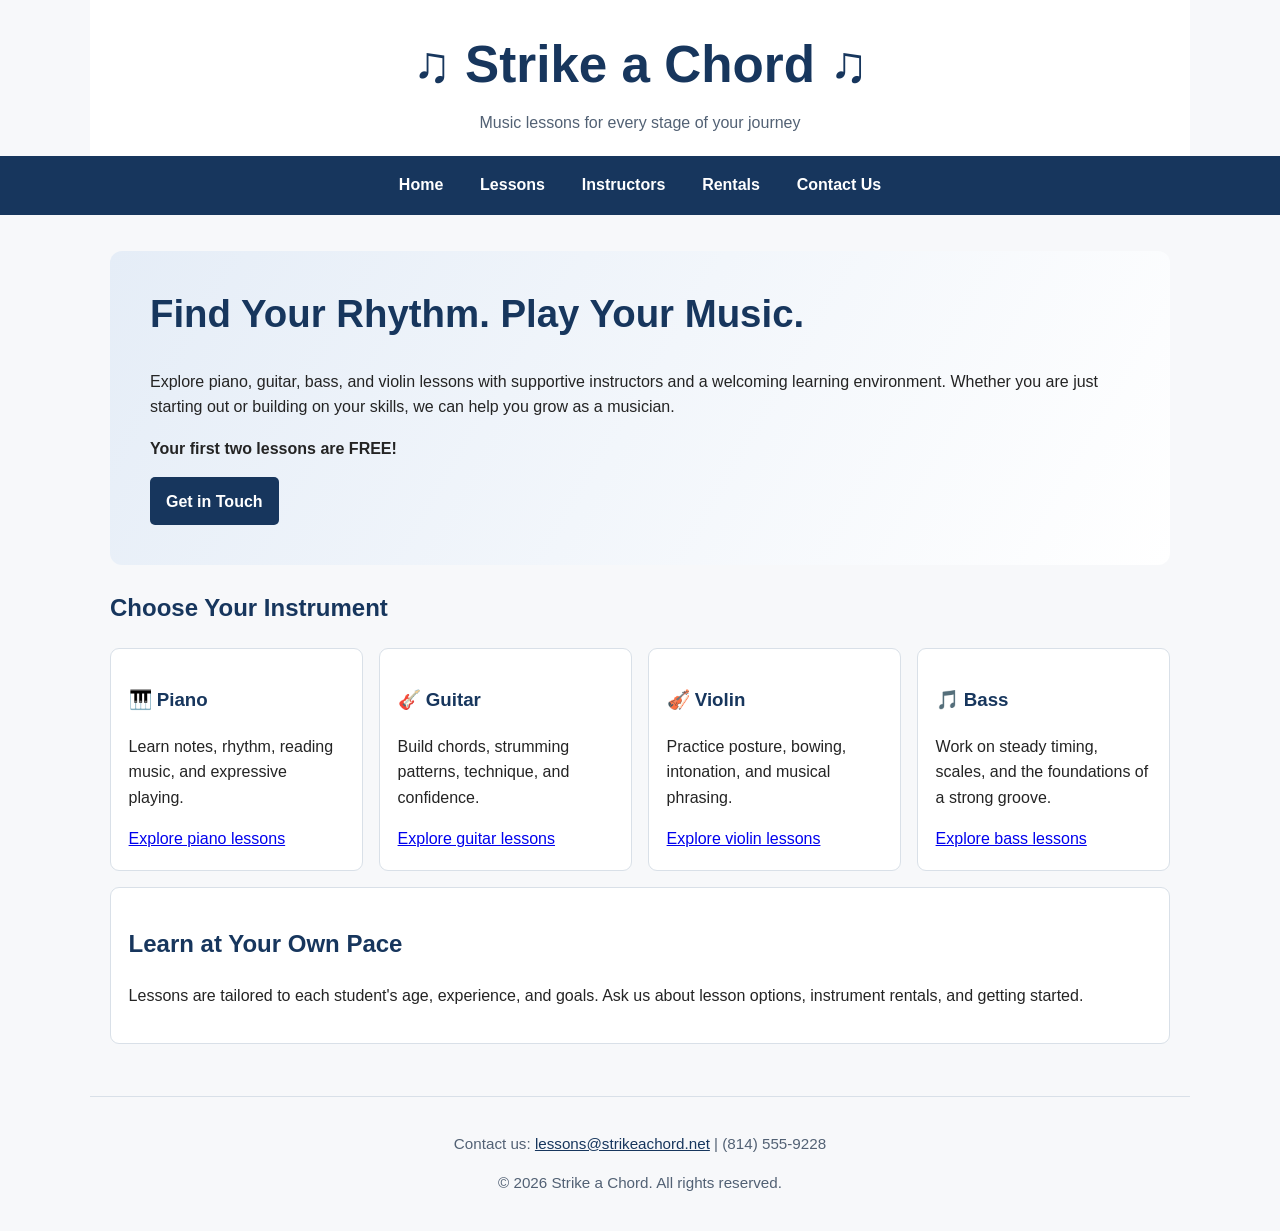
<file: index.html>
<!DOCTYPE html>
<html lang="en">
<head>
  <meta charset="utf-8">
  <meta name="viewport" content="width=device-width, initial-scale=1">
  <title>Strike a Chord: Home</title>
  <link rel="stylesheet" href="css/styles.css">
  <script src="scripts/script.js" defer></script>
</head>
<body>
  <a class="skip-link" href="#main-content">Skip to main content</a>
  <!-- Mobile navigation menu -->
  <nav class="mobile-nav" aria-label="Mobile navigation">
    <span>Strike a Chord</span>
    <button id="menu-button" type="button" onclick="hamburger()" aria-controls="menu-links" aria-expanded="false">Menu ☰</button>
  </nav>
  <nav id="menu-links" aria-label="Mobile menu">
    <a href="index.html">Home</a><a href="lessons.html">Lessons</a><a href="instructors.html">Instructors</a><a href="rentals.html">Rentals</a><a href="contact.html">Contact Us</a>
  </nav>
  <header><h1>♫ Strike a Chord ♫</h1><p>Music lessons for every stage of your journey</p></header>
  <nav class="desktop-nav" aria-label="Main navigation">
    <a href="index.html">Home</a><a href="lessons.html">Lessons</a><a href="instructors.html">Instructors</a><a href="rentals.html">Rentals</a><a href="contact.html">Contact Us</a>
  </nav>
  <main id="main-content">
<section class="hero"><h2>Find Your Rhythm. Play Your Music.</h2>
<p>Explore piano, guitar, bass, and violin lessons with supportive instructors and a welcoming learning environment. Whether you are just starting out or building on your skills, we can help you grow as a musician.</p>
<p><strong>Your first two lessons are FREE!</strong></p><a class="button-link" href="contact.html">Get in Touch</a></section>
<h2>Choose Your Instrument</h2><section class="cards">
<article class="card"><h3>🎹 Piano</h3><p>Learn notes, rhythm, reading music, and expressive playing.</p><a href="lessons.html#piano">Explore piano lessons</a></article>
<article class="card"><h3>🎸 Guitar</h3><p>Build chords, strumming patterns, technique, and confidence.</p><a href="lessons.html#guitar">Explore guitar lessons</a></article>
<article class="card"><h3>🎻 Violin</h3><p>Practice posture, bowing, intonation, and musical phrasing.</p><a href="lessons.html#violin">Explore violin lessons</a></article>
<article class="card"><h3>🎵 Bass</h3><p>Work on steady timing, scales, and the foundations of a strong groove.</p><a href="lessons.html#bass">Explore bass lessons</a></article></section>
<section class="lesson-section"><h2>Learn at Your Own Pace</h2><p>Lessons are tailored to each student's age, experience, and goals. Ask us about lesson options, instrument rentals, and getting started.</p></section>
</main>
  <footer>
    <p>Contact us: <a href="mailto:lessons@strikeachord.net">lessons@strikeachord.net</a> | (814) 555-9228</p>
    <p>&copy; 2026 Strike a Chord. All rights reserved.</p>
  </footer>
</body>
</html>
</file>
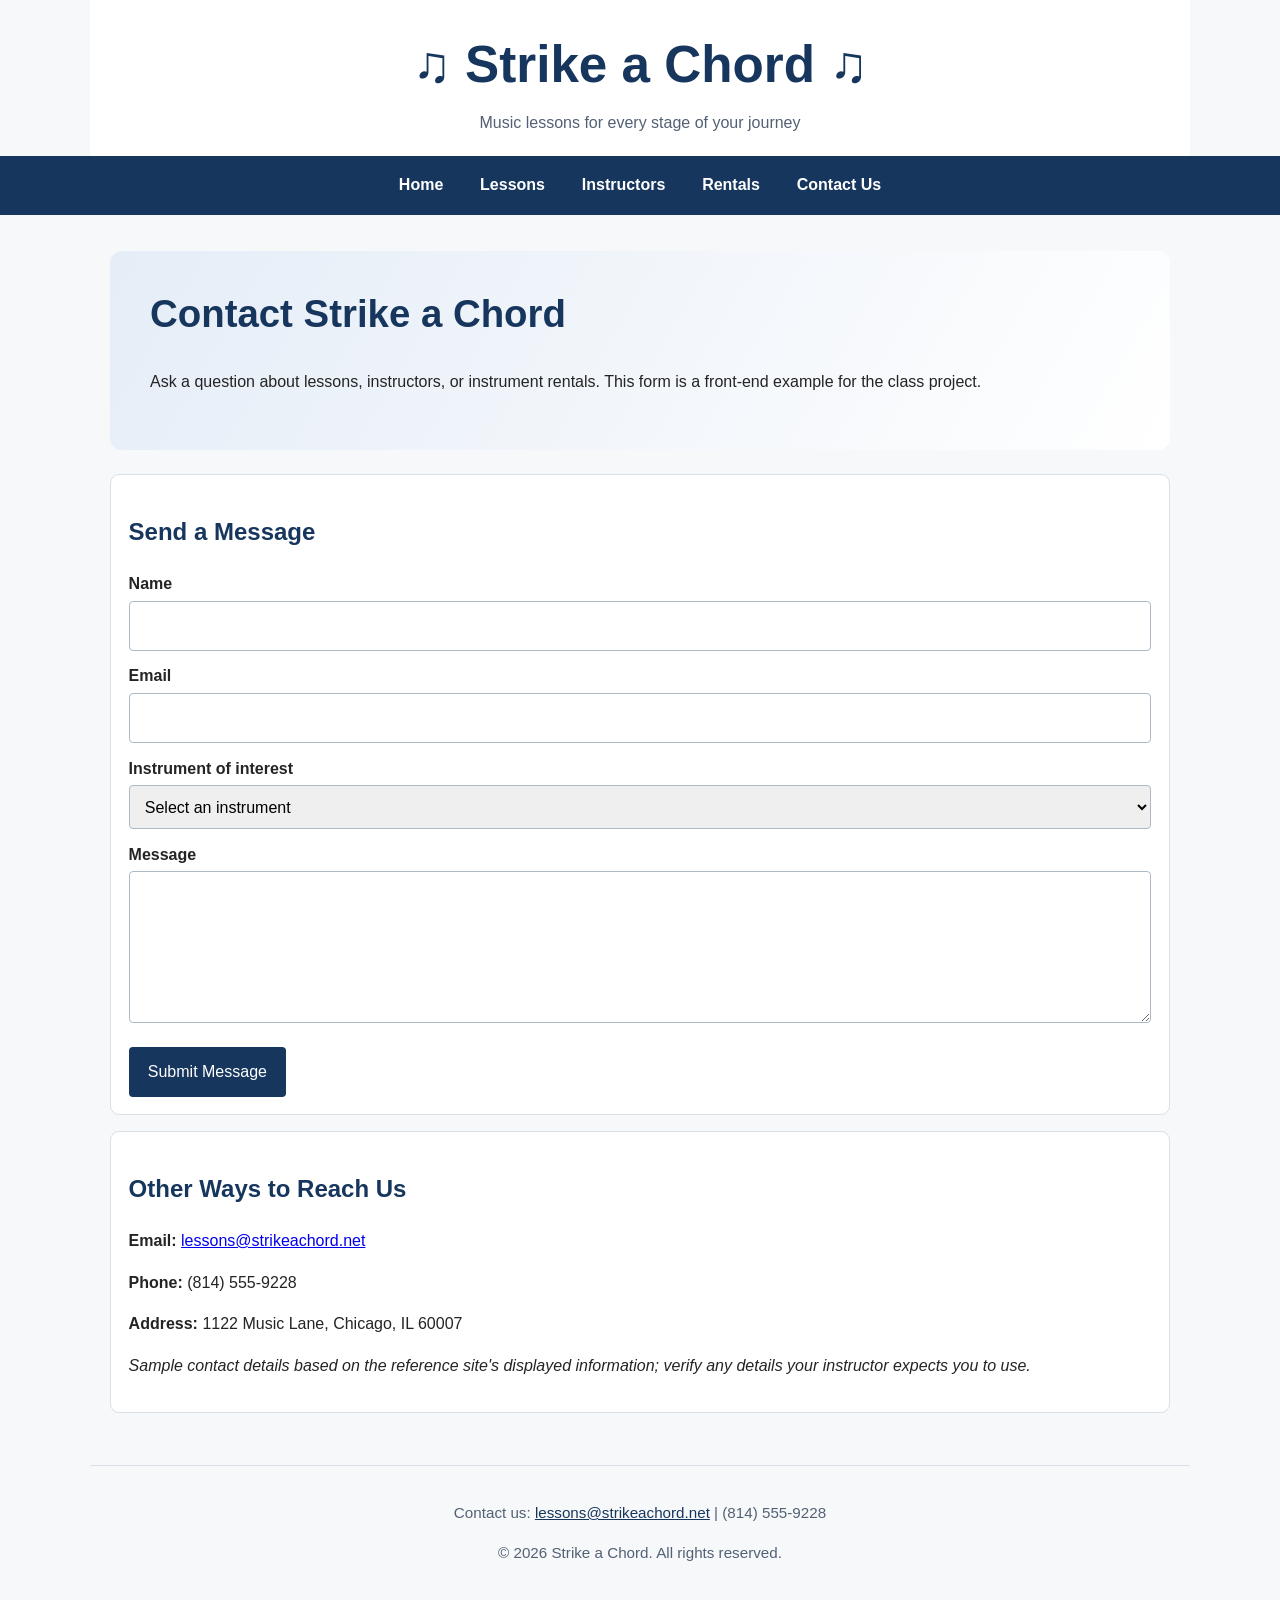
<file: contact.html>
<!DOCTYPE html>
<html lang="en">
<head>
  <meta charset="utf-8">
  <meta name="viewport" content="width=device-width, initial-scale=1">
  <title>Strike a Chord: Contact Us</title>
  <link rel="stylesheet" href="css/styles.css">
  <script src="scripts/script.js" defer></script>
</head>
<body>
  <a class="skip-link" href="#main-content">Skip to main content</a>
  <!-- Mobile navigation menu -->
  <nav class="mobile-nav" aria-label="Mobile navigation">
    <span>Strike a Chord</span>
    <button id="menu-button" type="button" onclick="hamburger()" aria-controls="menu-links" aria-expanded="false">Menu ☰</button>
  </nav>
  <nav id="menu-links" aria-label="Mobile menu">
    <a href="index.html">Home</a><a href="lessons.html">Lessons</a><a href="instructors.html">Instructors</a><a href="rentals.html">Rentals</a><a href="contact.html">Contact Us</a>
  </nav>
  <header><h1>♫ Strike a Chord ♫</h1><p>Music lessons for every stage of your journey</p></header>
  <nav class="desktop-nav" aria-label="Main navigation">
    <a href="index.html">Home</a><a href="lessons.html">Lessons</a><a href="instructors.html">Instructors</a><a href="rentals.html">Rentals</a><a href="contact.html">Contact Us</a>
  </nav>
  <main id="main-content">
<section class="hero"><h2>Contact Strike a Chord</h2><p>Ask a question about lessons, instructors, or instrument rentals. This form is a front-end example for the class project.</p></section>
<section class="form-panel"><h2>Send a Message</h2>
<form action="#" method="post" onsubmit="alert('This sample form is not connected to a server. Please use the email link below to contact us.'); return false;">
<label for="name">Name</label><input type="text" id="name" name="name" autocomplete="name" required>
<label for="email">Email</label><input type="email" id="email" name="email" autocomplete="email" required>
<label for="instrument">Instrument of interest</label><select id="instrument" name="instrument"><option value="">Select an instrument</option><option>Piano</option><option>Guitar</option><option>Violin</option><option>Bass</option><option>Other</option></select>
<label for="message">Message</label><textarea id="message" name="message" rows="5" required></textarea><input type="submit" value="Submit Message"></form></section>
<section class="lesson-section"><h2>Other Ways to Reach Us</h2><p><strong>Email:</strong> <a href="mailto:lessons@strikeachord.net">lessons@strikeachord.net</a></p><p><strong>Phone:</strong> (814) 555-9228</p><p><strong>Address:</strong> 1122 Music Lane, Chicago, IL 60007</p><p><em>Sample contact details based on the reference site's displayed information; verify any details your instructor expects you to use.</em></p></section>
</main>
  <footer>
    <p>Contact us: <a href="mailto:lessons@strikeachord.net">lessons@strikeachord.net</a> | (814) 555-9228</p>
    <p>&copy; 2026 Strike a Chord. All rights reserved.</p>
  </footer>
</body>
</html>
</file>
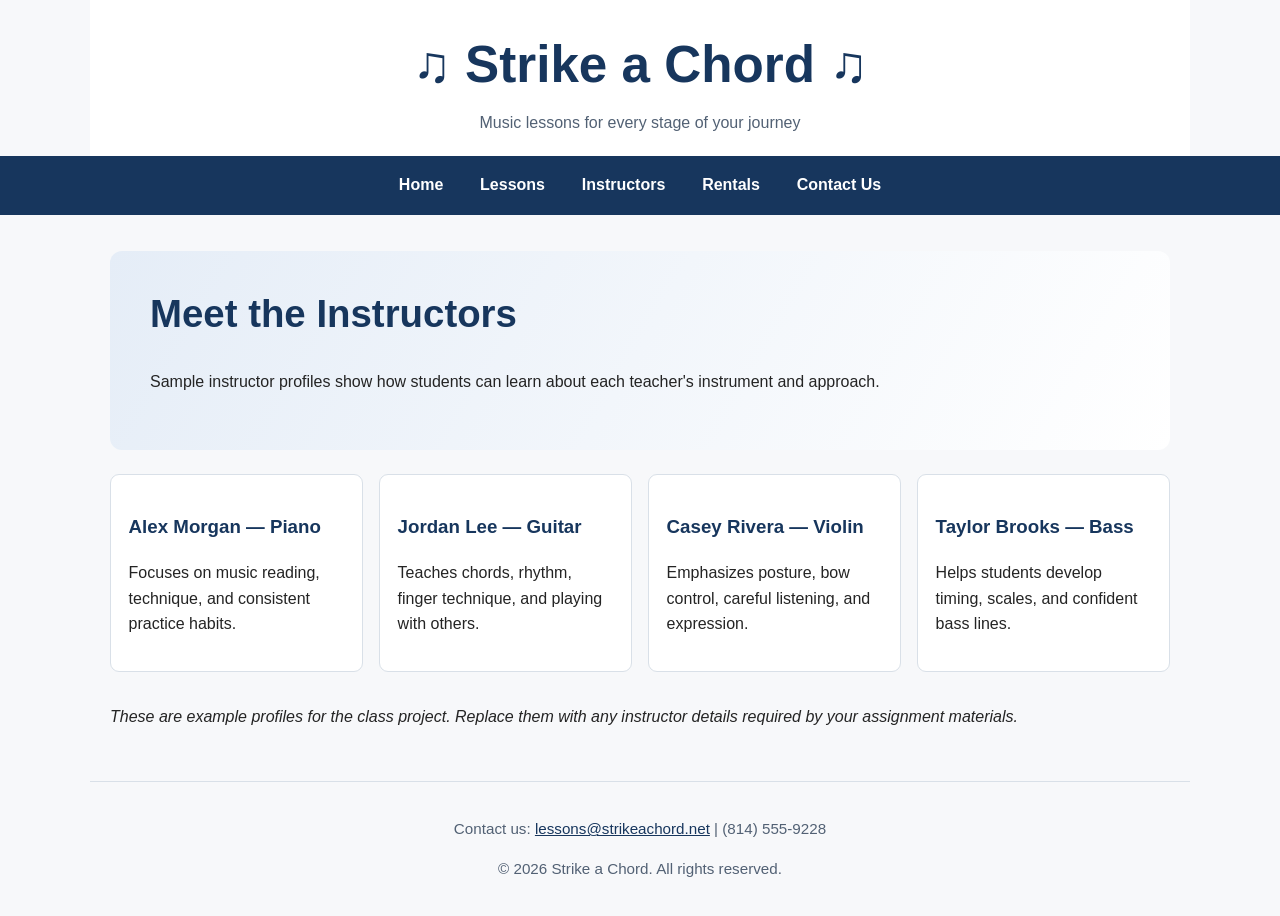
<file: instructors.html>
<!DOCTYPE html>
<html lang="en">
<head>
  <meta charset="utf-8">
  <meta name="viewport" content="width=device-width, initial-scale=1">
  <title>Strike a Chord: Instructors</title>
  <link rel="stylesheet" href="css/styles.css">
  <script src="scripts/script.js" defer></script>
</head>
<body>
  <a class="skip-link" href="#main-content">Skip to main content</a>
  <!-- Mobile navigation menu -->
  <nav class="mobile-nav" aria-label="Mobile navigation">
    <span>Strike a Chord</span>
    <button id="menu-button" type="button" onclick="hamburger()" aria-controls="menu-links" aria-expanded="false">Menu ☰</button>
  </nav>
  <nav id="menu-links" aria-label="Mobile menu">
    <a href="index.html">Home</a><a href="lessons.html">Lessons</a><a href="instructors.html">Instructors</a><a href="rentals.html">Rentals</a><a href="contact.html">Contact Us</a>
  </nav>
  <header><h1>♫ Strike a Chord ♫</h1><p>Music lessons for every stage of your journey</p></header>
  <nav class="desktop-nav" aria-label="Main navigation">
    <a href="index.html">Home</a><a href="lessons.html">Lessons</a><a href="instructors.html">Instructors</a><a href="rentals.html">Rentals</a><a href="contact.html">Contact Us</a>
  </nav>
  <main id="main-content">
<section class="hero"><h2>Meet the Instructors</h2><p>Sample instructor profiles show how students can learn about each teacher's instrument and approach.</p></section>
<section class="cards">
<article class="card"><h3>Alex Morgan — Piano</h3><p>Focuses on music reading, technique, and consistent practice habits.</p></article>
<article class="card"><h3>Jordan Lee — Guitar</h3><p>Teaches chords, rhythm, finger technique, and playing with others.</p></article>
<article class="card"><h3>Casey Rivera — Violin</h3><p>Emphasizes posture, bow control, careful listening, and expression.</p></article>
<article class="card"><h3>Taylor Brooks — Bass</h3><p>Helps students develop timing, scales, and confident bass lines.</p></article></section>
<p><em>These are example profiles for the class project. Replace them with any instructor details required by your assignment materials.</em></p>
</main>
  <footer>
    <p>Contact us: <a href="mailto:lessons@strikeachord.net">lessons@strikeachord.net</a> | (814) 555-9228</p>
    <p>&copy; 2026 Strike a Chord. All rights reserved.</p>
  </footer>
</body>
</html>
</file>
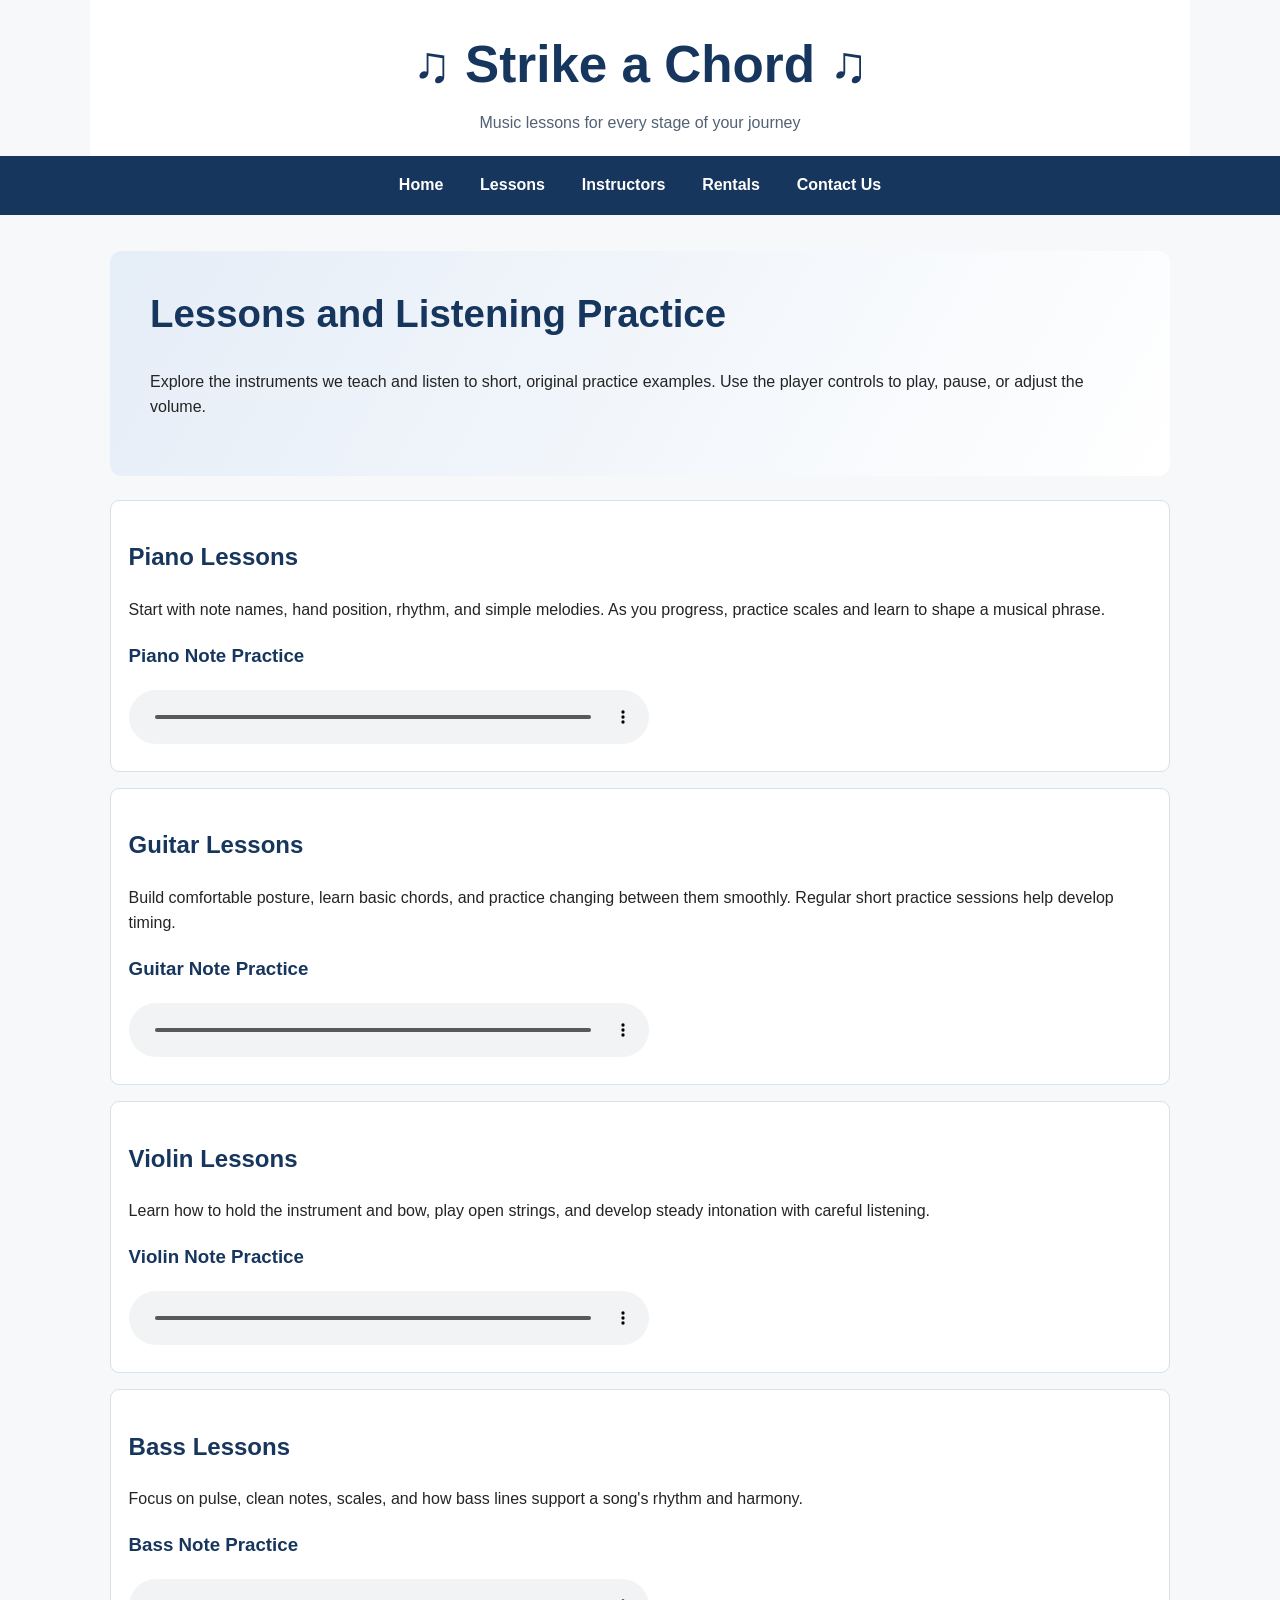
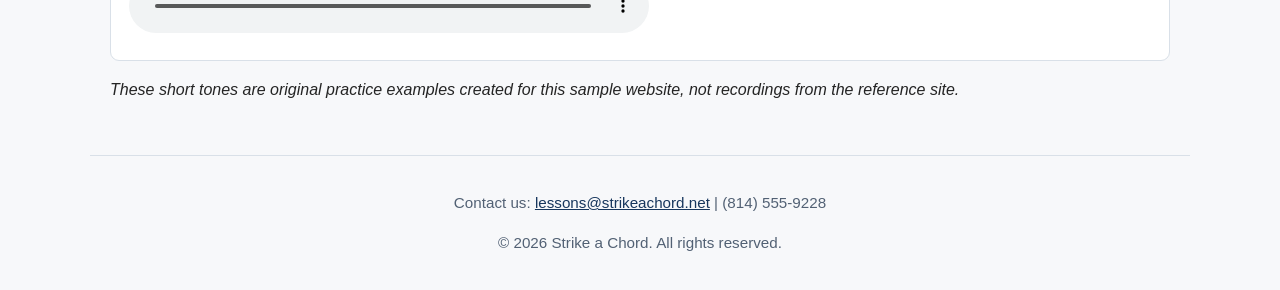
<file: lessons.html>
<!DOCTYPE html>
<html lang="en">
<head>
  <meta charset="utf-8">
  <meta name="viewport" content="width=device-width, initial-scale=1">
  <title>Strike a Chord: Lessons</title>
  <link rel="stylesheet" href="css/styles.css">
  <script src="scripts/script.js" defer></script>
</head>
<body>
  <a class="skip-link" href="#main-content">Skip to main content</a>
  <!-- Mobile navigation menu -->
  <nav class="mobile-nav" aria-label="Mobile navigation">
    <span>Strike a Chord</span>
    <button id="menu-button" type="button" onclick="hamburger()" aria-controls="menu-links" aria-expanded="false">Menu ☰</button>
  </nav>
  <nav id="menu-links" aria-label="Mobile menu">
    <a href="index.html">Home</a><a href="lessons.html">Lessons</a><a href="instructors.html">Instructors</a><a href="rentals.html">Rentals</a><a href="contact.html">Contact Us</a>
  </nav>
  <header><h1>♫ Strike a Chord ♫</h1><p>Music lessons for every stage of your journey</p></header>
  <nav class="desktop-nav" aria-label="Main navigation">
    <a href="index.html">Home</a><a href="lessons.html">Lessons</a><a href="instructors.html">Instructors</a><a href="rentals.html">Rentals</a><a href="contact.html">Contact Us</a>
  </nav>
  <main id="main-content">
<section class="hero"><h2>Lessons and Listening Practice</h2><p>Explore the instruments we teach and listen to short, original practice examples. Use the player controls to play, pause, or adjust the volume.</p></section>
<section class="lesson-section" id="piano"><h2>Piano Lessons</h2><p>Start with note names, hand position, rhythm, and simple melodies. As you progress, practice scales and learn to shape a musical phrase.</p><h3>Piano Note Practice</h3><audio controls preload="metadata"><source src="media/piano-practice.wav" type="audio/wav">Your browser does not support audio playback.</audio></section>
<section class="lesson-section" id="guitar"><h2>Guitar Lessons</h2><p>Build comfortable posture, learn basic chords, and practice changing between them smoothly. Regular short practice sessions help develop timing.</p><h3>Guitar Note Practice</h3><audio controls preload="metadata"><source src="media/guitar-practice.wav" type="audio/wav">Your browser does not support audio playback.</audio></section>
<section class="lesson-section" id="violin"><h2>Violin Lessons</h2><p>Learn how to hold the instrument and bow, play open strings, and develop steady intonation with careful listening.</p><h3>Violin Note Practice</h3><audio controls preload="metadata"><source src="media/violin-practice.wav" type="audio/wav">Your browser does not support audio playback.</audio></section>
<section class="lesson-section" id="bass"><h2>Bass Lessons</h2><p>Focus on pulse, clean notes, scales, and how bass lines support a song's rhythm and harmony.</p><h3>Bass Note Practice</h3><audio controls preload="metadata"><source src="media/bass-practice.wav" type="audio/wav">Your browser does not support audio playback.</audio></section>
<p><em>These short tones are original practice examples created for this sample website, not recordings from the reference site.</em></p>
</main>
  <footer>
    <p>Contact us: <a href="mailto:lessons@strikeachord.net">lessons@strikeachord.net</a> | (814) 555-9228</p>
    <p>&copy; 2026 Strike a Chord. All rights reserved.</p>
  </footer>
</body>
</html>
</file>
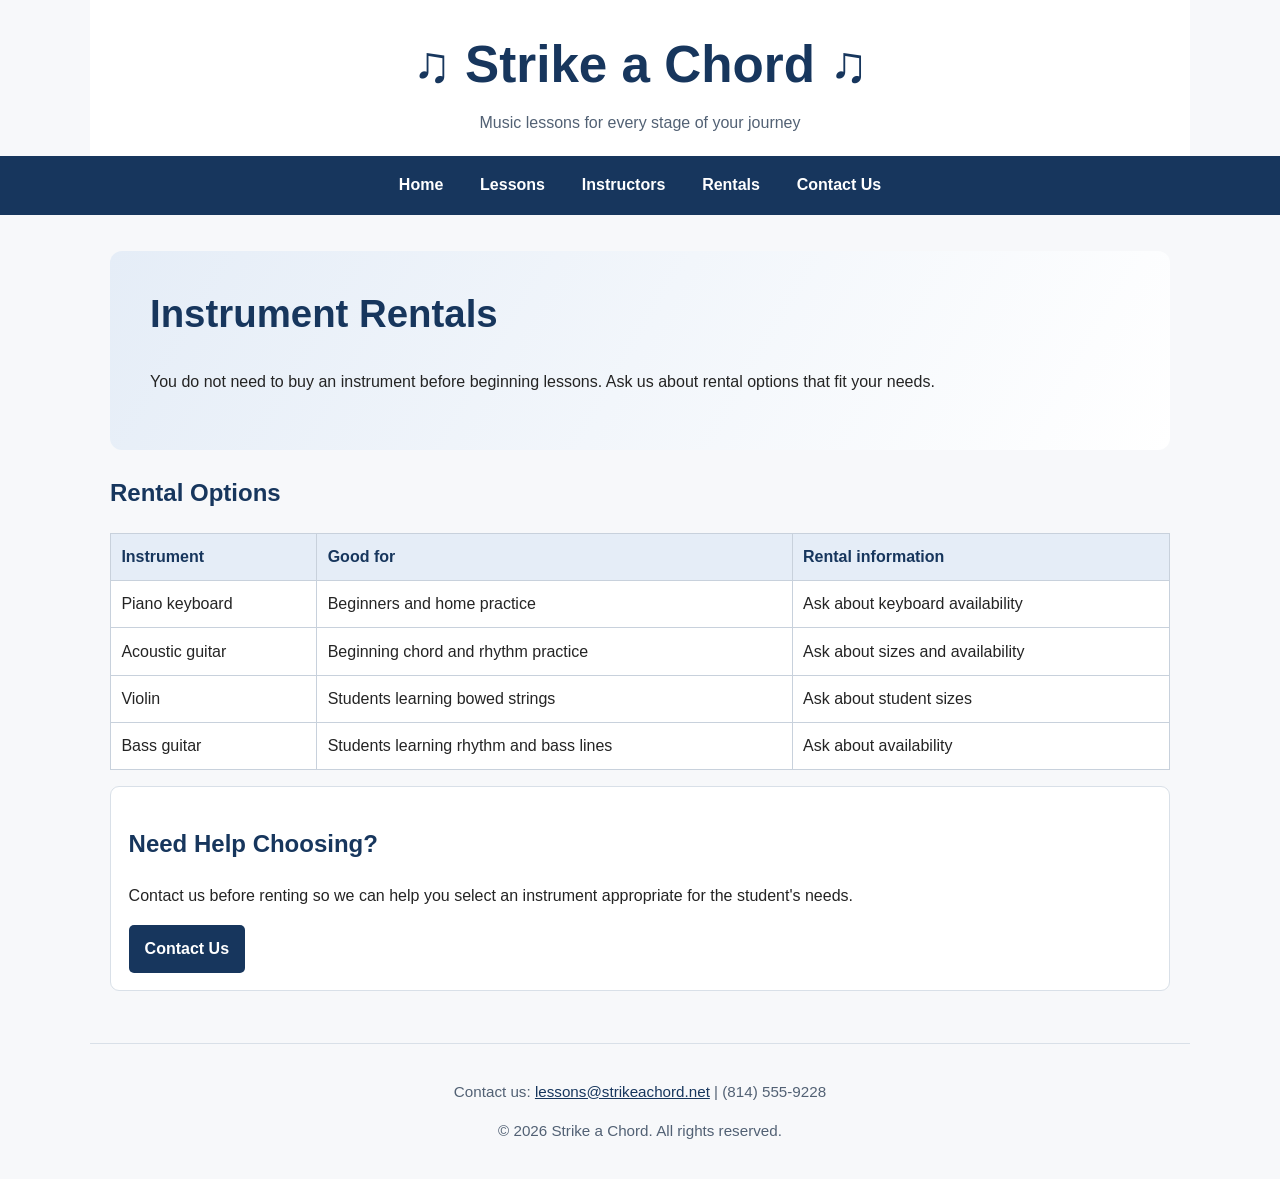
<file: rentals.html>
<!DOCTYPE html>
<html lang="en">
<head>
  <meta charset="utf-8">
  <meta name="viewport" content="width=device-width, initial-scale=1">
  <title>Strike a Chord: Rentals</title>
  <link rel="stylesheet" href="css/styles.css">
  <script src="scripts/script.js" defer></script>
</head>
<body>
  <a class="skip-link" href="#main-content">Skip to main content</a>
  <!-- Mobile navigation menu -->
  <nav class="mobile-nav" aria-label="Mobile navigation">
    <span>Strike a Chord</span>
    <button id="menu-button" type="button" onclick="hamburger()" aria-controls="menu-links" aria-expanded="false">Menu ☰</button>
  </nav>
  <nav id="menu-links" aria-label="Mobile menu">
    <a href="index.html">Home</a><a href="lessons.html">Lessons</a><a href="instructors.html">Instructors</a><a href="rentals.html">Rentals</a><a href="contact.html">Contact Us</a>
  </nav>
  <header><h1>♫ Strike a Chord ♫</h1><p>Music lessons for every stage of your journey</p></header>
  <nav class="desktop-nav" aria-label="Main navigation">
    <a href="index.html">Home</a><a href="lessons.html">Lessons</a><a href="instructors.html">Instructors</a><a href="rentals.html">Rentals</a><a href="contact.html">Contact Us</a>
  </nav>
  <main id="main-content">
<section class="hero"><h2>Instrument Rentals</h2><p>You do not need to buy an instrument before beginning lessons. Ask us about rental options that fit your needs.</p></section>
<h2>Rental Options</h2><table><thead><tr><th>Instrument</th><th>Good for</th><th>Rental information</th></tr></thead><tbody>
<tr><td>Piano keyboard</td><td>Beginners and home practice</td><td>Ask about keyboard availability</td></tr>
<tr><td>Acoustic guitar</td><td>Beginning chord and rhythm practice</td><td>Ask about sizes and availability</td></tr>
<tr><td>Violin</td><td>Students learning bowed strings</td><td>Ask about student sizes</td></tr>
<tr><td>Bass guitar</td><td>Students learning rhythm and bass lines</td><td>Ask about availability</td></tr></tbody></table>
<section class="lesson-section"><h2>Need Help Choosing?</h2><p>Contact us before renting so we can help you select an instrument appropriate for the student's needs.</p><a class="button-link" href="contact.html">Contact Us</a></section>
</main>
  <footer>
    <p>Contact us: <a href="mailto:lessons@strikeachord.net">lessons@strikeachord.net</a> | (814) 555-9228</p>
    <p>&copy; 2026 Strike a Chord. All rights reserved.</p>
  </footer>
</body>
</html>
</file>
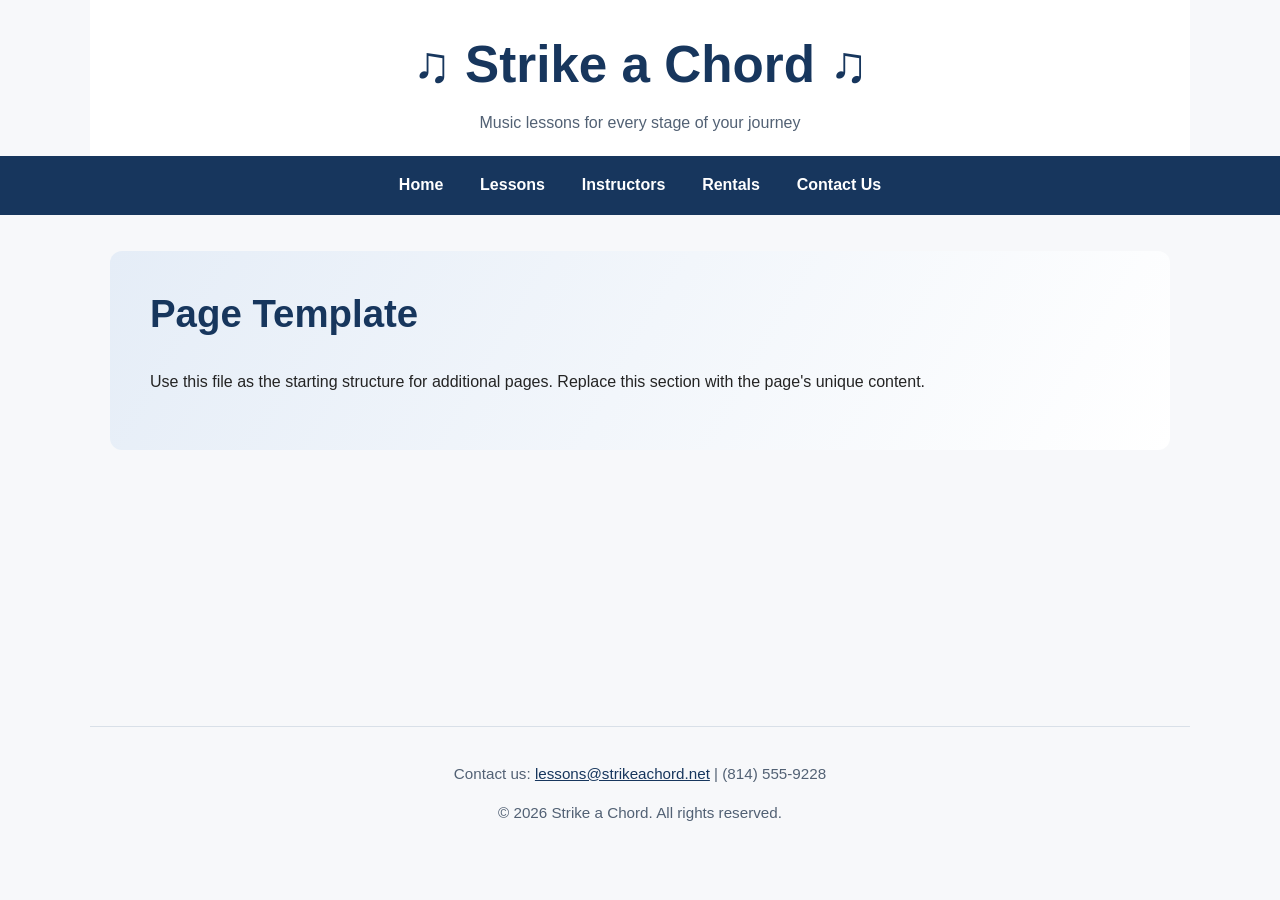
<file: template.html>
<!DOCTYPE html>
<html lang="en">
<head>
  <meta charset="utf-8">
  <meta name="viewport" content="width=device-width, initial-scale=1">
  <title>Strike a Chord: Template</title>
  <link rel="stylesheet" href="css/styles.css">
  <script src="scripts/script.js" defer></script>
</head>
<body>
  <a class="skip-link" href="#main-content">Skip to main content</a>
  <!-- Mobile navigation menu -->
  <nav class="mobile-nav" aria-label="Mobile navigation">
    <span>Strike a Chord</span>
    <button id="menu-button" type="button" onclick="hamburger()" aria-controls="menu-links" aria-expanded="false">Menu ☰</button>
  </nav>
  <nav id="menu-links" aria-label="Mobile menu">
    <a href="index.html">Home</a><a href="lessons.html">Lessons</a><a href="instructors.html">Instructors</a><a href="rentals.html">Rentals</a><a href="contact.html">Contact Us</a>
  </nav>
  <header><h1>♫ Strike a Chord ♫</h1><p>Music lessons for every stage of your journey</p></header>
  <nav class="desktop-nav" aria-label="Main navigation">
    <a href="index.html">Home</a><a href="lessons.html">Lessons</a><a href="instructors.html">Instructors</a><a href="rentals.html">Rentals</a><a href="contact.html">Contact Us</a>
  </nav>
  <main id="main-content">
<section class="hero"><h2>Page Template</h2><p>Use this file as the starting structure for additional pages. Replace this section with the page's unique content.</p></section>
</main>
  <footer>
    <p>Contact us: <a href="mailto:lessons@strikeachord.net">lessons@strikeachord.net</a> | (814) 555-9228</p>
    <p>&copy; 2026 Strike a Chord. All rights reserved.</p>
  </footer>
</body>
</html>
</file>
<file: css/styles.css>
* { box-sizing: border-box; }
body { margin: 0; font-family: Arial, Helvetica, sans-serif; line-height: 1.6; color: #242424; background: #f7f8fa; }
header, main, footer { max-width: 1100px; margin: 0 auto; padding: 1.25rem; }
header { text-align: center; background: #fff; }
header h1 { margin: .25rem 0; color: #17365d; font-size: clamp(2rem, 5vw, 3.2rem); }
header p { margin: .25rem 0 0; color: #526174; }
#menu-links { display: none; background: #17365d; padding: .5rem 1rem; }
#menu-links a { display: block; padding: .65rem; color: #fff; text-decoration: none; border-bottom: 1px solid #49617f; }
.mobile-nav { display: flex; justify-content: space-between; align-items: center; background: #102744; color: #fff; padding: .65rem 1rem; }
.mobile-nav button { background: #fff; color: #102744; border: 0; border-radius: 4px; padding: .5rem .8rem; font-weight: bold; cursor: pointer; }
.desktop-nav { display: flex; justify-content: center; flex-wrap: wrap; background: #17365d; padding: .25rem; }
.desktop-nav a { color: #fff; text-decoration: none; padding: .8rem 1.15rem; font-weight: bold; }
.desktop-nav a:hover, .desktop-nav a:focus, #menu-links a:hover { background: #315783; text-decoration: underline; }
main { min-height: 55vh; }
.hero { background: linear-gradient(120deg, #e5edf7, #fff); border-radius: 12px; padding: clamp(1.3rem, 4vw, 2.5rem); margin: 1rem 0 1.5rem; }
.hero h2 { color: #17365d; font-size: clamp(1.7rem, 4vw, 2.4rem); line-height: 1.2; margin-top: 0; }
.button-link { display: inline-block; background: #17365d; color: #fff; padding: .7rem 1rem; border-radius: 5px; text-decoration: none; font-weight: bold; }
.button-link:hover { background: #315783; }
.cards { display: grid; grid-template-columns: repeat(auto-fit, minmax(220px, 1fr)); gap: 1rem; }
.card, .lesson-section, .form-panel { background: #fff; border: 1px solid #d9e0e8; border-radius: 9px; padding: 1.1rem; margin-bottom: 1rem; }
h2, h3 { color: #17365d; }
audio { display: block; width: 100%; max-width: 520px; margin: .6rem 0; }
label { display: block; font-weight: bold; margin-top: .8rem; }
input, select, textarea { width: 100%; padding: .7rem; margin-top: .25rem; border: 1px solid #aeb9c6; border-radius: 4px; font: inherit; }
input[type="submit"] { width: auto; background: #17365d; color: #fff; cursor: pointer; border: 0; padding: .75rem 1.2rem; margin-top: 1rem; }
table { width: 100%; border-collapse: collapse; background: #fff; margin: 1rem 0; }
th, td { border: 1px solid #c8d1dc; padding: .65rem; text-align: left; }
th { background: #e5edf7; color: #17365d; }
footer { text-align: center; color: #526174; font-size: .95rem; border-top: 1px solid #d9e0e8; margin-top: 1rem; }
footer a { color: #17365d; }
.skip-link { position: absolute; left: -9999px; }
.skip-link:focus { left: 1rem; top: 1rem; background: #fff; padding: .5rem; z-index: 10; }
@media (min-width: 700px) { .mobile-nav, #menu-links { display: none !important; } .desktop-nav { display: flex; } }
@media (max-width: 699px) { .desktop-nav { display: none; } header, main, footer { padding: 1rem; } th, td { padding: .45rem; font-size: .95rem; } }
</file>
